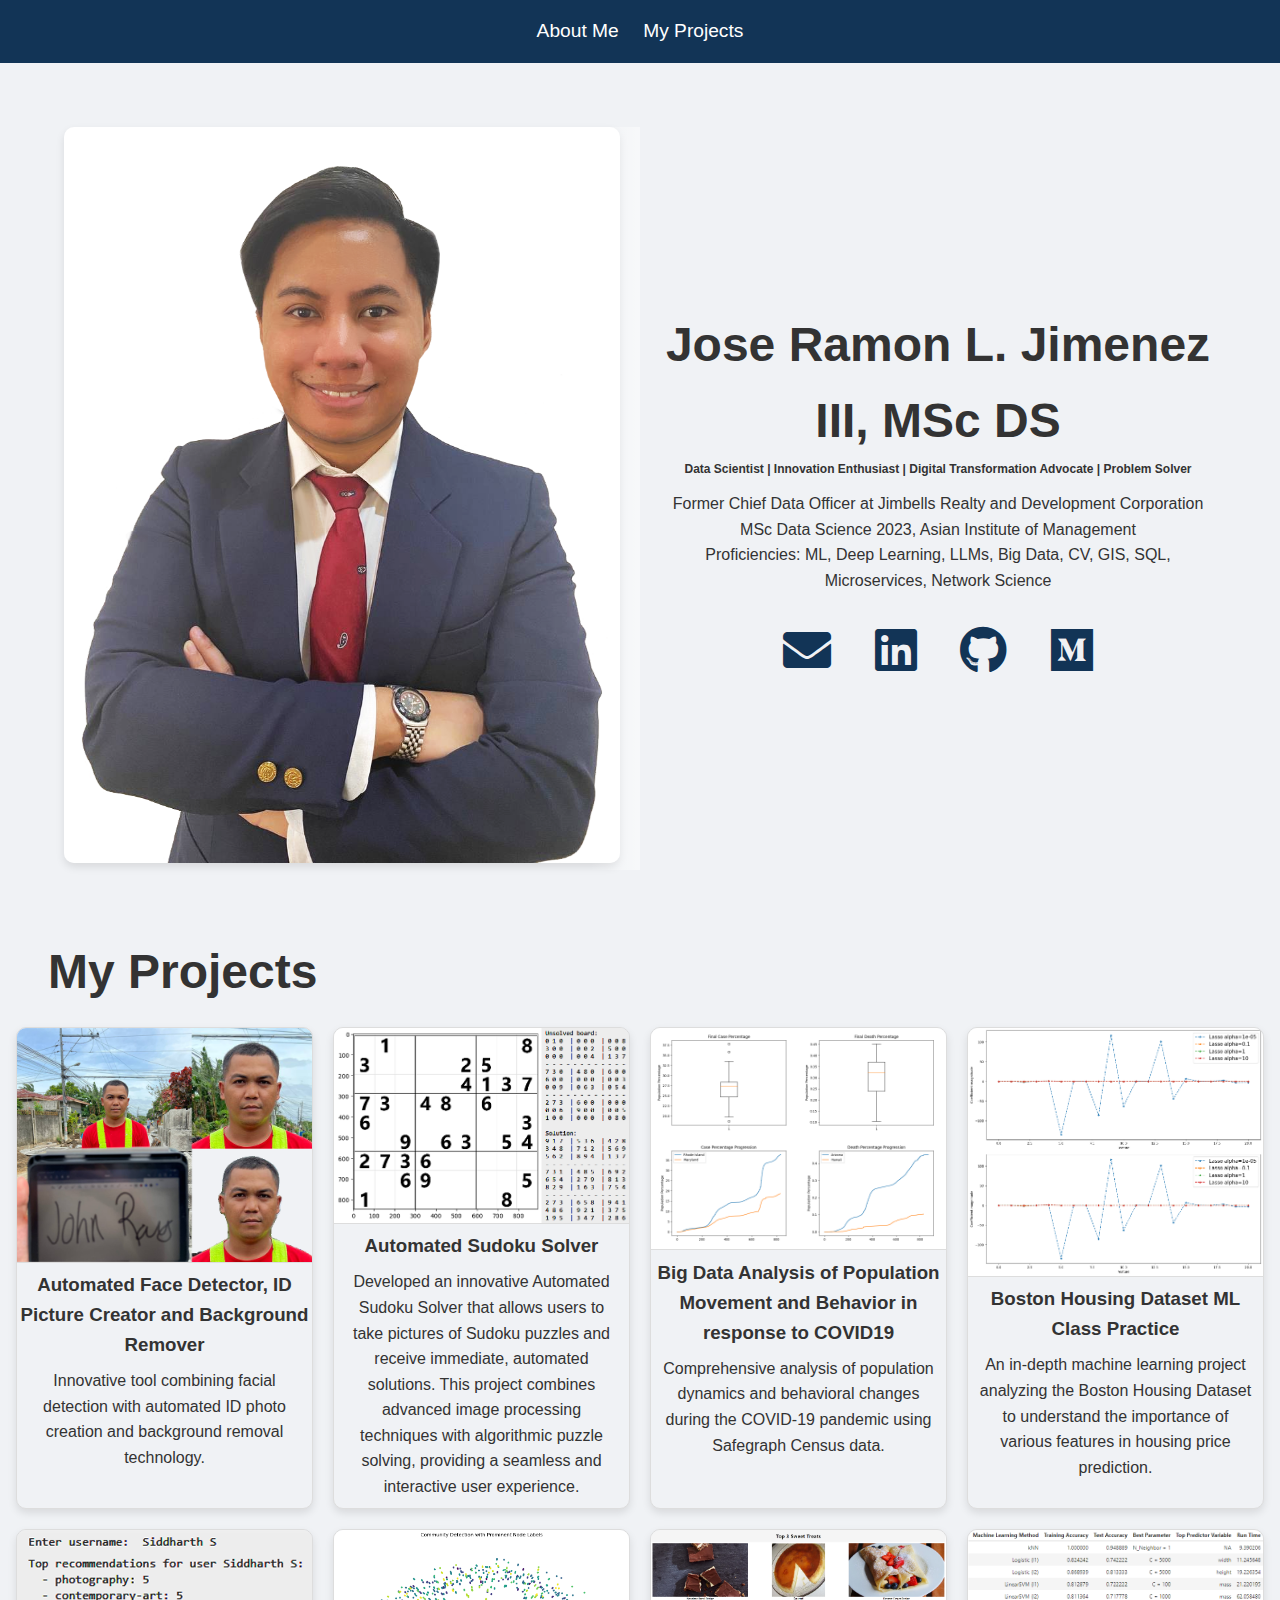
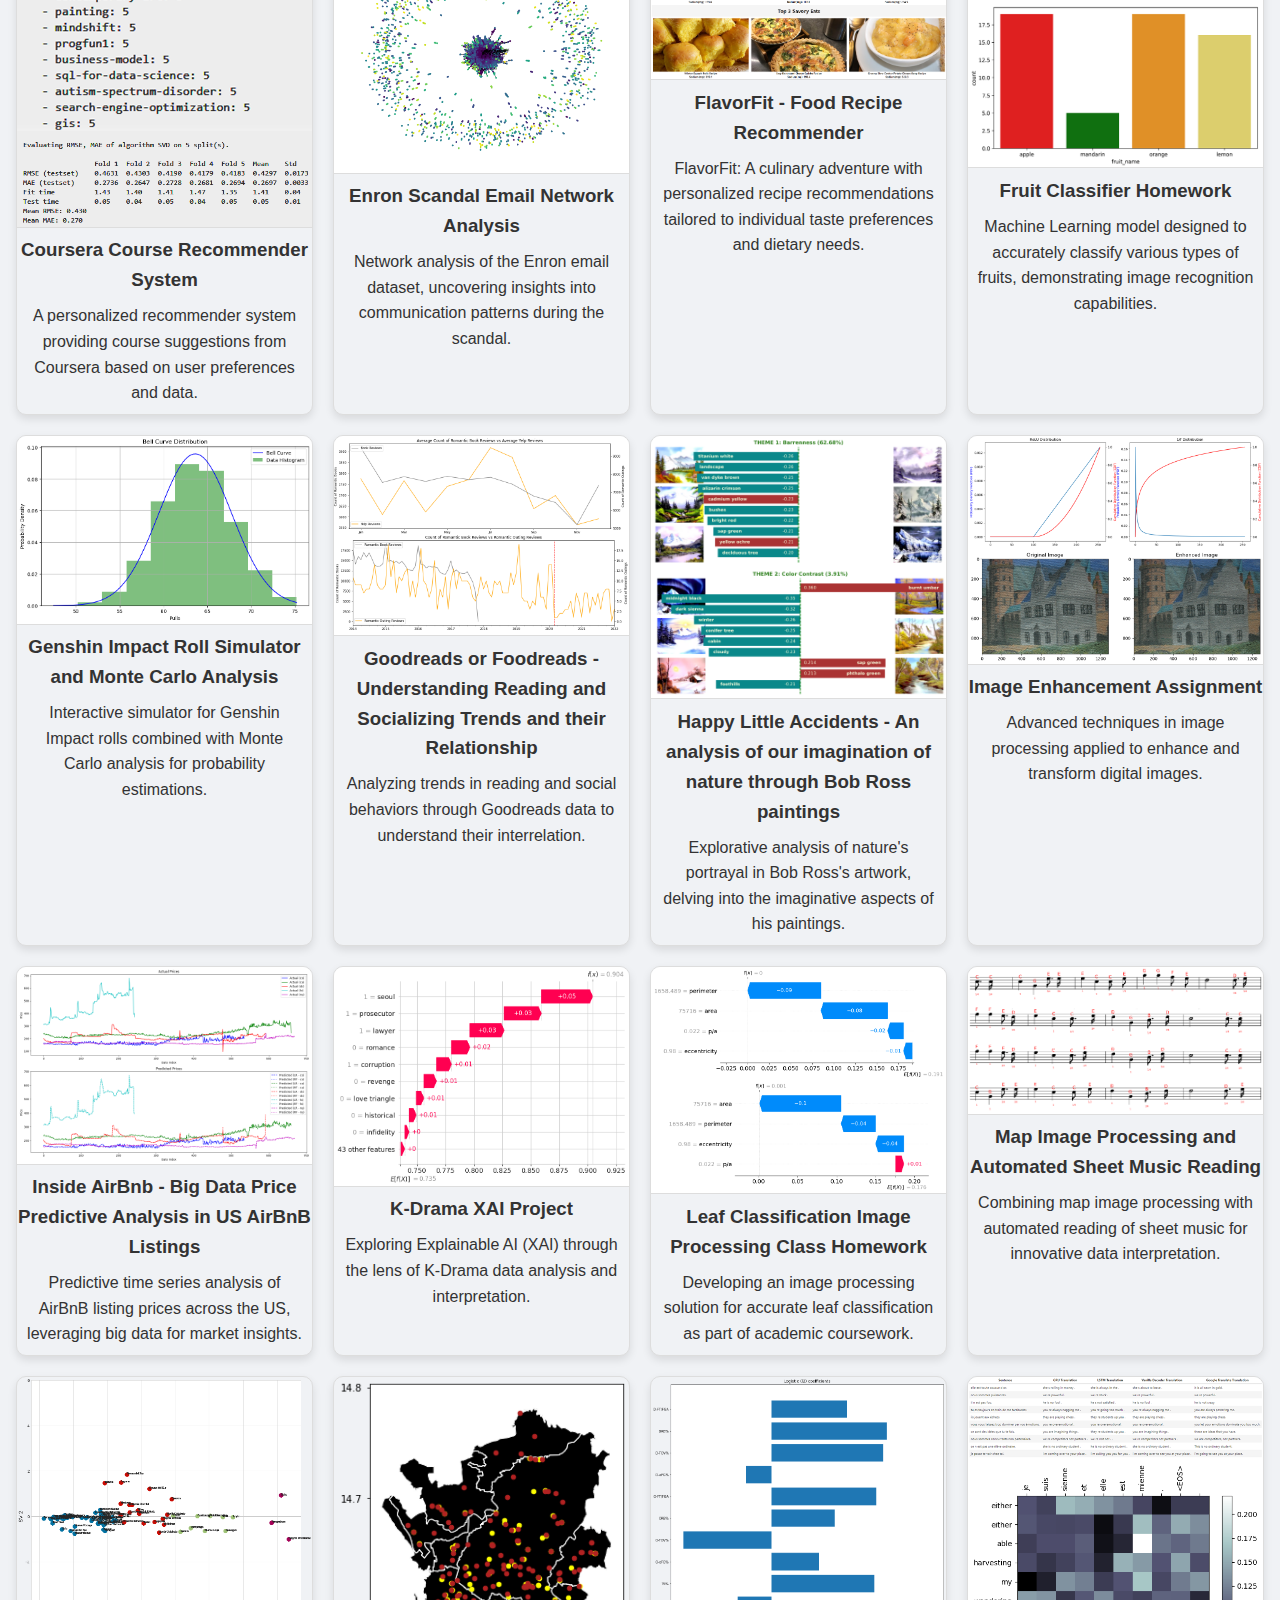
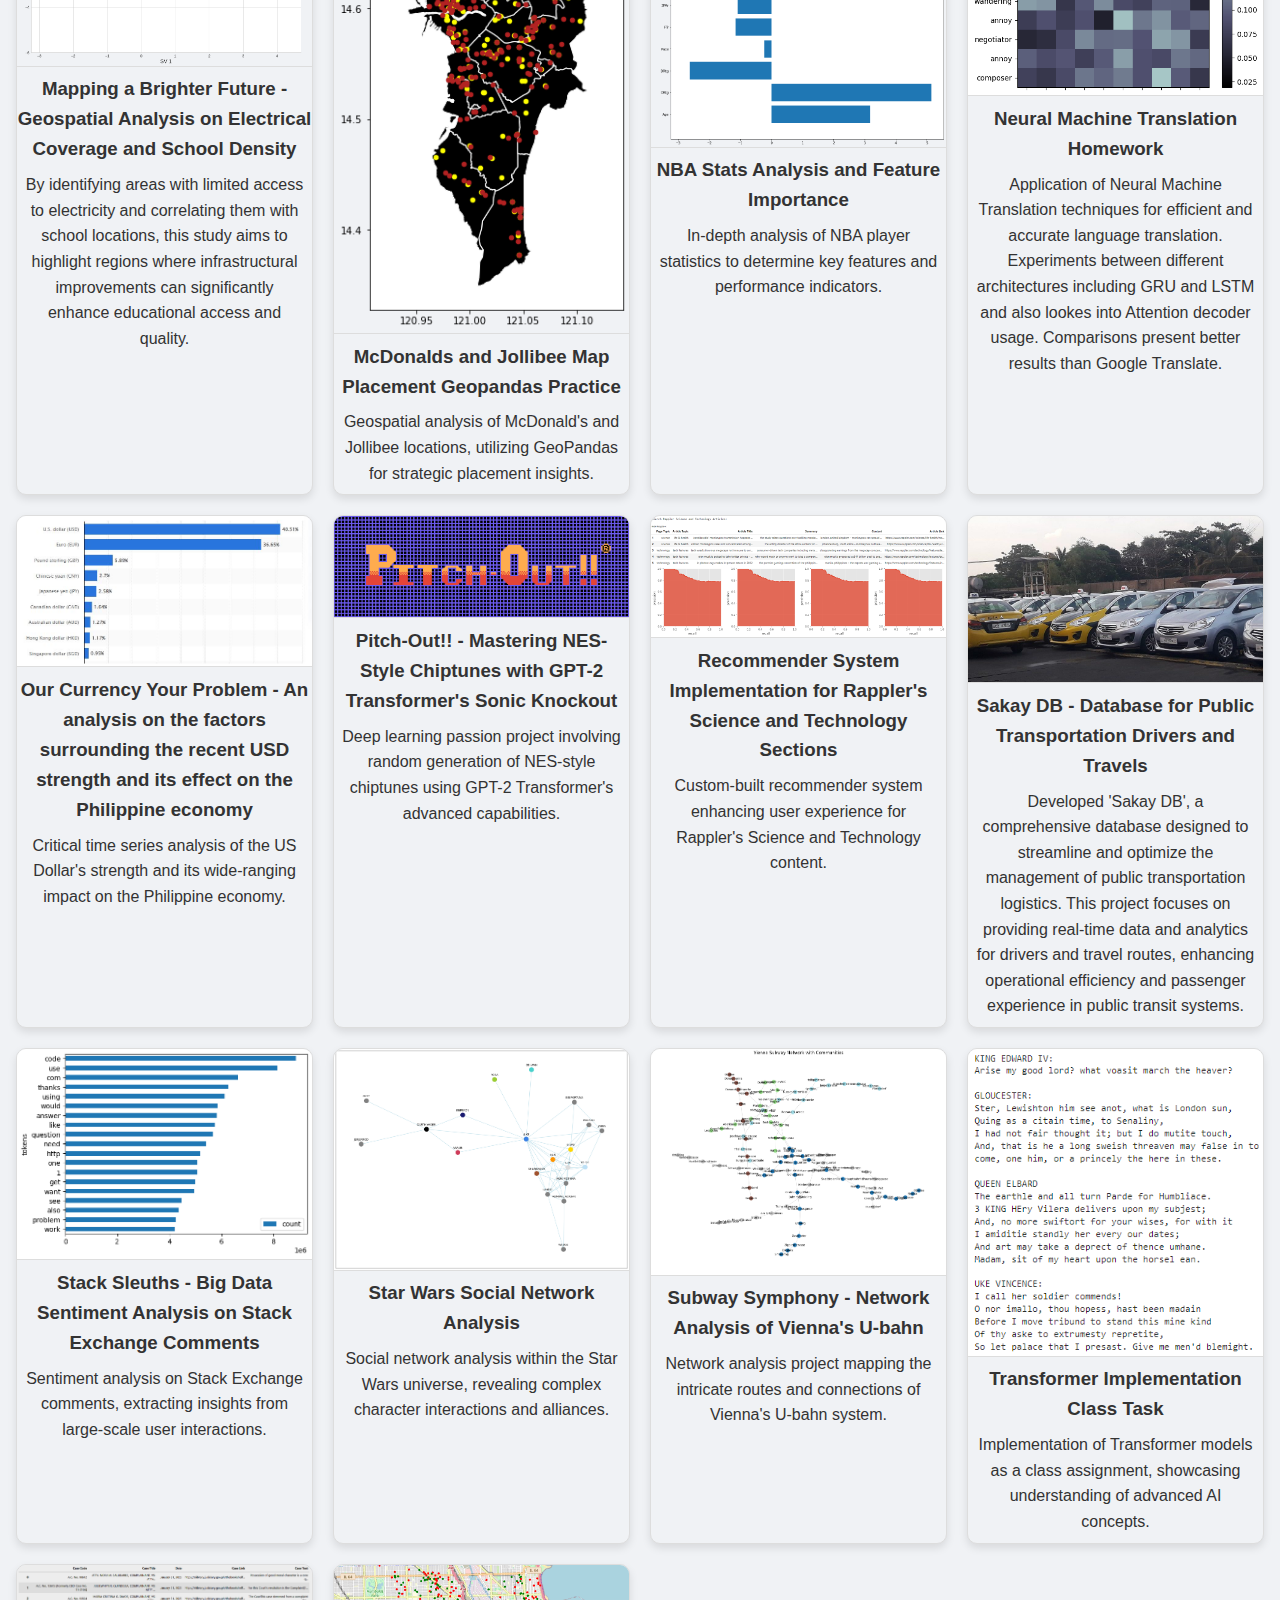
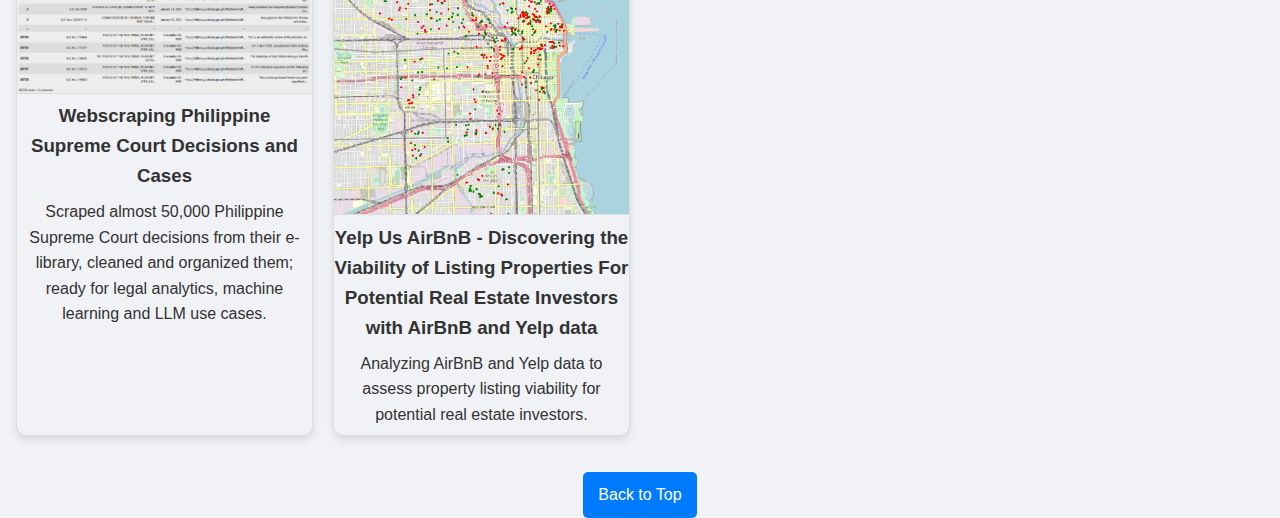
<file: index.html>
<!DOCTYPE html>
<html lang="en">
<head>
    <meta charset="UTF-8">
    <meta name="viewport" content="width=device-width, initial-scale=1.0">
    <title>Jose Ramon L. Jimenez III - Data Science Portfolio</title>
    <link rel="stylesheet" href="style.css">
    <link rel="stylesheet" href="https://cdnjs.cloudflare.com/ajax/libs/font-awesome/5.15.3/css/all.min.css">
</head>
<body>
    <a id="top"></a>
    <nav>
        <ul>
            <li><a href="#about">About Me</a></li>
            <li><a href="#projects">My Projects</a></li>
        </ul>
    </nav>
    <section id="about">
        <div class="about-container">
            <div class="profile-pic-container">
                <img src="zzwebsite_photos/My Corporate Photo White Background.png" alt="Jiggy Jimenez" class="profile-pic">	
            </div>
            <div class="about-text">
                <h1>Jose Ramon L. Jimenez III, MSc DS</h1>
                <h2>Data Scientist | Innovation Enthusiast | Digital Transformation Advocate | Problem Solver</h2>
                <p>Former Chief Data Officer at Jimbells Realty and Development Corporation</p>
                <p>MSc Data Science 2023, Asian Institute of Management</p>
                <p>Proficiencies: ML, Deep Learning, LLMs, Big Data, CV, GIS, SQL, Microservices, Network Science</p>
                <div class="contact-info">
                    <a href="mailto:jrljimenez3@gmail.com"><i class="fas fa-envelope"></i></a>
                    <a href="https://www.linkedin.com/in/jose-ramon-jimenez-iii/" target="_blank"><i class="fab fa-linkedin"></i></a>
                    <a href="https://github.com/JiggyJimenez/" target="_blank"><i class="fab fa-github"></i></a>
                    <a href="https://medium.com/@jrljimenez3" target="_blank"><i class="fab fa-medium"></i></a>
                </div>
            </div>
        </div>
    </section>

<!-- ... (previous HTML content) ... -->

<section id="projects">
    <h4>My Projects</h4>
    <div class="projects-grid">
        <!-- Project 1 -->
        <div class="project">
            <img src="zzwebsite_photos/path_to_project1_image.png" alt="Automated Face Detector">
            <h3>Automated Face Detector, ID Picture Creator and Background Remover</h3>
            <p>Innovative tool combining facial detection with automated ID photo creation and background removal technology.</p>
        </div>
<!-- Automated Sudoku Solver -->
<div class="project">
    <img src="zzwebsite_photos/path_to_sudoku_solver_image.png" alt="Automated Sudoku Solver">
    <h3>Automated Sudoku Solver</h3>
    <p>Developed an innovative Automated Sudoku Solver that allows users to take pictures of Sudoku puzzles and receive immediate, automated solutions. This project combines advanced image processing techniques with algorithmic puzzle solving, providing a seamless and interactive user experience.</p>
</div>
        <!-- Project 2 -->
        <div class="project">
            <img src="zzwebsite_photos/path_to_project2_image.png" alt="Big Data Analysis COVID19">
            <h3>Big Data Analysis of Population Movement and Behavior in response to COVID19</h3>
            <p>Comprehensive analysis of population dynamics and behavioral changes during the COVID-19 pandemic using Safegraph Census data.</p>
        </div>
<!-- Boston Housing Dataset ML Class Practice -->
<div class="project">
    <img src="zzwebsite_photos/path_to_boston_housing_image.png" alt="Boston Housing Dataset Analysis">
    <h3>Boston Housing Dataset ML Class Practice</h3>
    <p>An in-depth machine learning project analyzing the Boston Housing Dataset to understand the importance of various features in housing price prediction.</p>
</div>
        <!-- Project 3 -->
        <div class="project">
            <img src="zzwebsite_photos/path_to_project3_image.png" alt="Coursera Course Recommender System">
            <h3>Coursera Course Recommender System</h3>
            <p>A personalized recommender system providing course suggestions from Coursera based on user preferences and data.</p>
</div>
<!-- Project 4 -->
<div class="project">
    <img src="zzwebsite_photos/path_to_project4_image.png" alt="Enron Scandal Email Network Analysis">
    <h3>Enron Scandal Email Network Analysis</h3>
    <p>Network analysis of the Enron email dataset, uncovering insights into communication patterns during the scandal.</p>
</div>
<!-- Project 5 -->
<div class="project">
    <img src="zzwebsite_photos/path_to_project5_image.png" alt="FlavorFit - Food Recipe Recommender">
    <h3>FlavorFit - Food Recipe Recommender</h3>
    <p>FlavorFit: A culinary adventure with personalized recipe recommendations tailored to individual taste preferences and dietary needs.</p>
</div>
<!-- Project 6 -->
<div class="project">
    <img src="zzwebsite_photos/path_to_project6_image.png" alt="Fruit Classifier Homework">
    <h3>Fruit Classifier Homework</h3>
    <p>Machine Learning model designed to accurately classify various types of fruits, demonstrating image recognition capabilities.</p>
</div>
<!-- Project 7 -->
<div class="project">
    <img src="zzwebsite_photos/path_to_project7_image.png" alt="Genshin Impact Roll Simulator">
    <h3>Genshin Impact Roll Simulator and Monte Carlo Analysis</h3>
    <p>Interactive simulator for Genshin Impact rolls combined with Monte Carlo analysis for probability estimations.</p>
</div>
<!-- Project 8 -->
<div class="project">
    <img src="zzwebsite_photos/path_to_project8_image.png" alt="Goodreads or Foodreads">
    <h3>Goodreads or Foodreads - Understanding Reading and Socializing Trends and their Relationship</h3>
    <p>Analyzing trends in reading and social behaviors through Goodreads data to understand their interrelation.</p>
</div>
<!-- Project 9 -->
<div class="project">
    <img src="zzwebsite_photos/path_to_project9_image.png" alt="Happy Little Accidents">
    <h3>Happy Little Accidents - An analysis of our imagination of nature through Bob Ross paintings</h3>
    <p>Explorative analysis of nature's portrayal in Bob Ross's artwork, delving into the imaginative aspects of his paintings.</p>
</div>
<!-- Project 10 -->
<div class="project">
    <img src="zzwebsite_photos/path_to_project10_image.png" alt="Image Enhancement Assignment">
    <h3>Image Enhancement Assignment</h3>
    <p>Advanced techniques in image processing applied to enhance and transform digital images.</p>
</div>
<!-- Project 11 -->
<div class="project">
    <img src="zzwebsite_photos/path_to_project11_image.png" alt="Inside AirBnb">
    <h3>Inside AirBnb - Big Data Price Predictive Analysis in US AirBnB Listings</h3>
    <p>Predictive time series analysis of AirBnB listing prices across the US, leveraging big data for market insights.</p>
</div>
<!-- Project 12 -->
<div class="project">
    <img src="zzwebsite_photos/path_to_project12_image.png" alt="K-Drama XAI Project">
    <h3>K-Drama XAI Project</h3>
    <p>Exploring Explainable AI (XAI) through the lens of K-Drama data analysis and interpretation.</p>
</div>
<!-- Project 13 -->
<div class="project">
    <img src="zzwebsite_photos/path_to_project13_image.png" alt="Leaf Classification">
    <h3>Leaf Classification Image Processing Class Homework</h3>
    <p>Developing an image processing solution for accurate leaf classification as part of academic coursework.</p>
</div>
<!-- Project 14 -->
<div class="project">
    <img src="zzwebsite_photos/path_to_project14_image.png" alt="Map Image Processing">
    <h3>Map Image Processing and Automated Sheet Music Reading</h3>
    <p>Combining map image processing with automated reading of sheet music for innovative data interpretation.</p>
</div>
<!-- Project 27 -->
<div class="project">
    <img src="zzwebsite_photos/path_to_project27_image.png" alt="Mapping a Brighter Future">
    <h3>Mapping a Brighter Future - Geospatial Analysis on Electrical Coverage and School Density</h3>
    <p>By identifying areas with limited access to electricity and correlating them with school locations, this study aims to highlight regions where infrastructural improvements can significantly enhance educational access and quality.</p>
</div>
<!-- Project 15 -->
<div class="project">
    <img src="zzwebsite_photos/path_to_project15_image.png" alt="McDonalds and Jollibee Geopandas">
    <h3>McDonalds and Jollibee Map Placement Geopandas Practice</h3>
    <p>Geospatial analysis of McDonald's and Jollibee locations, utilizing GeoPandas for strategic placement insights.</p>
</div>
<!-- Project 16 -->
<div class="project">
    <img src="zzwebsite_photos/path_to_project16_image.png" alt="NBA Stats Analysis">
    <h3>NBA Stats Analysis and Feature Importance</h3>
    <p>In-depth analysis of NBA player statistics to determine key features and performance indicators.</p>
</div>
<!-- Project 17 -->
<div class="project">
    <img src="zzwebsite_photos/path_to_project17_image.png" alt="Neural Machine Translation">
    <h3>Neural Machine Translation Homework</h3>
    <p>Application of Neural Machine Translation techniques for efficient and accurate language translation. Experiments between different architectures including GRU and LSTM and also lookes into Attention decoder usage. Comparisons present better results than Google Translate.</p>
</div>
<!-- Project 18 -->
<div class="project">
    <img src="zzwebsite_photos/path_to_project18_image.png" alt="Our Currency Your Problem">
    <h3>Our Currency Your Problem - An analysis on the factors surrounding the recent USD strength and its effect on the Philippine economy</h3>
    <p>Critical time series analysis of the US Dollar's strength and its wide-ranging impact on the Philippine economy.</p>
</div>
<!-- Project 19 -->
<div class="project">
    <img src="zzwebsite_photos/path_to_project19_image.png" alt="Pitch-Out!!">
    <h3>Pitch-Out!! - Mastering NES-Style Chiptunes with GPT-2 Transformer's Sonic Knockout</h3>
    <p>Deep learning passion project involving random generation of NES-style chiptunes using GPT-2 Transformer's advanced capabilities.</p>
</div>
<!-- Project 20 -->
<div class="project">
    <img src="zzwebsite_photos/path_to_project20_image.png" alt="Rappler's Recommender System">
    <h3>Recommender System Implementation for Rappler's Science and Technology Sections</h3>
    <p>Custom-built recommender system enhancing user experience for Rappler's Science and Technology content.</p>
</div>
<!-- Sakay DB -->
<div class="project">
    <img src="zzwebsite_photos/path_to_project29_image.png" alt="Sakay DB">
    <h3>Sakay DB - Database for Public Transportation Drivers and Travels</h3>
    <p>Developed 'Sakay DB', a comprehensive database designed to streamline and optimize the management of public transportation logistics. This project focuses on providing real-time data and analytics for drivers and travel routes, enhancing operational efficiency and passenger experience in public transit systems.</p>
</div>
<!-- Project 21 -->
<div class="project">
    <img src="zzwebsite_photos/path_to_project21_image.png" alt="Stack Sleuths">
    <h3>Stack Sleuths - Big Data Sentiment Analysis on Stack Exchange Comments</h3>
    <p>Sentiment analysis on Stack Exchange comments, extracting insights from large-scale user interactions.</p>
</div>
<!-- Project 22 -->
<div class="project">
    <img src="zzwebsite_photos/path_to_project22_image.png" alt="Star Wars Social Network Analysis">
    <h3>Star Wars Social Network Analysis</h3>
    <p>Social network analysis within the Star Wars universe, revealing complex character interactions and alliances.</p>
</div>
<!-- Project 23 -->
<div class="project">
    <img src="zzwebsite_photos/path_to_project23_image.png" alt="Subway Symphony">
    <h3>Subway Symphony - Network Analysis of Vienna's U-bahn</h3>
    <p>Network analysis project mapping the intricate routes and connections of Vienna's U-bahn system.</p>
</div>
<!-- Project 24 -->
<div class="project">
    <img src="zzwebsite_photos/path_to_project24_image.png" alt="Transformer Implementation">
    <h3>Transformer Implementation Class Task</h3>
    <p>Implementation of Transformer models as a class assignment, showcasing understanding of advanced AI concepts.</p>
</div>
<!-- Project 26 -->
<div class="project">
    <img src="zzwebsite_photos/path_to_project26_image.png" alt="Supreme Court Decisions Webscraping">
    <h3>Webscraping Philippine Supreme Court Decisions and Cases</h3>
    <p>Scraped almost 50,000 Philippine Supreme Court decisions from their e-library, cleaned and organized them; ready for legal analytics, machine learning and LLM use cases.</p>
</div>
<!-- Project 25 -->
<div class="project">
    <img src="zzwebsite_photos/path_to_project25_image.png" alt="Yelp Us AirBnB">
    <h3>Yelp Us AirBnB - Discovering the Viability of Listing Properties For Potential Real Estate Investors with AirBnB and Yelp data</h3>
    <p>Analyzing AirBnB and Yelp data to assess property listing viability for potential real estate investors.</p>
</div>
</section>
    <footer>
        <a href="#top" class="back-to-top">Back to Top</a>
    </footer>
    <script>
        window.addEventListener('scroll', () => {
            document.querySelectorAll('.about-container, .projects-grid').forEach((element) => {
                const elementPosition = element.getBoundingClientRect().top;
                const windowHeight = window.innerHeight;

                if (elementPosition < windowHeight - 100) {
                    element.style.animationPlayState = 'running';
                } else {
                    element.style.animationPlayState = 'paused';
                }
            });
        });
    </script>
</body>
</html>
</file>
<file: style.css>
/* Basic Reset */
* {
    margin: 0;
    padding: 0;
    box-sizing: border-box;
}

body {
    font-family: 'Segoe UI', Tahoma, Geneva, Verdana, sans-serif;
    background-color: #f0f2f5;
    color: #333;
    line-height: 1.6;
}

nav {
    background-color: #123456;
    color: white;
    padding: 1rem;
    text-align: center;
}

nav ul {
    list-style: none;
    padding: 0;
}

nav ul li {
    display: inline;
    margin: 0 10px;
}

nav a {
    color: white;
    text-decoration: none;
    font-size: 1.2em;
}

#about {
    text-align: center;
    padding: 2rem;
    animation: fadeIn 2s ease;
}

/* Basic Reset and Body Styling */
/* ... (same as before) ... */

img {
    max-width: 100%;
    height: auto;
}

@media screen and (orientation: portrait) {
    /* Adjust styles for portrait mode */
    .profile-pic {
        width: 80%; /* Adjust the width of your profile picture */
    }
    .about-text, .project {
        padding: 10px; /* Add some padding for text and project containers */
    }
    /* Other adjustments as needed */
}

@media screen and (max-width: 600px) {
    h1, h2, h3 {
        font-size: smaller; /* Adjust the font size */
    }
    /* Other font size adjustments */
}

@media screen and (max-width: 600px) {
    .profile-pic {
        width: 100%; /* Make the image take full width */
    }
    /* Adjust other images if necessary */
}

@media screen and (max-width: 600px) {
    /* Styles for screens smaller than 600px */
    .profile-pic {
        width: 50%; /* Example: making the profile picture larger on small screens */
    }
    /* Add more styles as needed */
}

.about-container {
    display: flex;
    align-items: center;
    justify-content: center;
    padding: 2rem;
    animation: slideInFromLeft 1s ease-out;
}

.profile-pic-container {
    flex: 1;
    position: relative;
    padding-right: 20px; /* Space between image and text */
}

.profile-pic {
    width: 100%;
    border-radius: 10px;
    box-shadow: 0 4px 8px rgba(0,0,0,0.1);
    animation: fadeIn 2s ease-in-out;
}

.profile-pic-container::after {
    content: '';
    position: absolute;
    top: 0;
    right: 0;
    bottom: 0;
    width: 50px; /* Width of the translucent edge */
    background: linear-gradient(to left, rgba(255,255,255,0.5), transparent);
}

.about-text {
    flex: 1;
    padding-left: 20px; /* Space between image and text */
    animation: slideInFromRight 1s ease-out;
}

.contact-info {
    text-align: center;
    font-size: 3em; /* Larger icons */
    margin-top: 20px;
    animation: popIn 1s ease-in-out;
}

.contact-info a {
    margin: 0 15px;
    color: #123456;
    transition: color 0.3s ease;
}

.contact-info a:hover {
    color: #ff6600;
}

/* Animations */
@keyframes fadeIn {
    from { opacity: 0; }
    to { opacity: 1; }
}

@keyframes slideInFromLeft {
    0% {
        transform: translateX(-100%);
        opacity: 0;
    }
    100% {
        transform: translateX(0);
        opacity: 1;
    }
}

@keyframes slideInFromRight {
    0% {
        transform: translateX(100%);
        opacity: 0;
    }
    100% {
        transform: translateX(0);
        opacity: 1;
    }
}

@keyframes popIn {
    0% {
        transform: scale(0.5);
        opacity: 0;
    }
    60% {
        transform: scale(1.2);
    }
    100% {
        transform: scale(1);
        opacity: 1;
    }
}

h1 {
    font-size: 3em; /* Adjust the size as needed */
    margin-bottom: 0em; /* Adds some space above the paragraph */
}

h2	 {
    font-size: 0.75em; /* Smaller font size for the paragraph */
    margin-bottom: 1em; /* Adds some space above the paragraph */
}

.project h3 {
    text-align: center;
    /* other styles for h3 can go here */
}

h4 {
    font-size: 3em; /* Adjust the size as needed */
    margin-left: 1em; /* Adds some space above the paragraph */
}

.projects-grid {
    display: grid;
    grid-template-columns: repeat(auto-fill, minmax(250px, 1fr));
    gap: 20px;
    padding: 1em;
    animation: fadeIn 2s ease-in-out;
}

.project {
    background-color: #f0f2f5;
    border: 1px solid #ddd;
    border-radius: 10px;
    overflow: hidden;
    box-shadow: 0 4px 8px rgba(0,0,0,0.1);
    transition: transform 0.3s ease-in-out;
}

.project img {
    width: 100%;
    height: auto;
    border-bottom: 1px solid #ddd;
}

.project p {
    padding: 0.5em;
    text-align: center;
}

.project:hover {
    transform: translateY(-5px);
}

footer {
    text-align: center;
    /* Other styling for the footer */
}

.back-to-top {
    display: inline-block;
    margin-top: 20px; /* Adjust as needed */
    padding: 10px 15px;
    background-color: #007bff;
    color: white;
    border-radius: 5px;
    text-decoration: none;
    /* Additional styling as needed */
}


html {
    scroll-behavior: smooth;
}
	

/* Nav and Other Styles */
/* ... (same as before) ... */
=======
/* Basic Reset */
* {
    margin: 0;
    padding: 0;
    box-sizing: border-box;
}

body {
    font-family: 'Segoe UI', Tahoma, Geneva, Verdana, sans-serif;
    background-color: #f0f2f5;
    color: #333;
    line-height: 1.6;
}

nav {
    background-color: #123456;
    color: white;
    padding: 1rem;
    text-align: center;
}

nav ul {
    list-style: none;
    padding: 0;
}

nav ul li {
    display: inline;
    margin: 0 10px;
}

nav a {
    color: white;
    text-decoration: none;
    font-size: 1.2em;
}

#about {
    text-align: center;
    padding: 2rem;
    animation: fadeIn 2s ease;
}

/* Basic Reset and Body Styling */
/* ... (same as before) ... */

.about-container {
    display: flex;
    align-items: center;
    justify-content: center;
    padding: 2rem;
    animation: slideInFromLeft 1s ease-out;
}

.profile-pic-container {
    flex: 1;
    position: relative;
    padding-right: 20px; /* Space between image and text */
}

.profile-pic {
    width: 100%;
    border-radius: 10px;
    box-shadow: 0 4px 8px rgba(0,0,0,0.1);
    animation: fadeIn 2s ease-in-out;
}

.profile-pic-container::after {
    content: '';
    position: absolute;
    top: 0;
    right: 0;
    bottom: 0;
    width: 50px; /* Width of the translucent edge */
    background: linear-gradient(to left, rgba(255,255,255,0.5), transparent);
}

.about-text {
    flex: 1;
    padding-left: 20px; /* Space between image and text */
    animation: slideInFromRight 1s ease-out;
}

.contact-info {
    text-align: center;
    font-size: 3em; /* Larger icons */
    margin-top: 20px;
    animation: popIn 1s ease-in-out;
}

.contact-info a {
    margin: 0 15px;
    color: #123456;
    transition: color 0.3s ease;
}

.contact-info a:hover {
    color: #ff6600;
}

/* Animations */
@keyframes fadeIn {
    from { opacity: 0; }
    to { opacity: 1; }
}

@keyframes slideInFromLeft {
    0% {
        transform: translateX(-100%);
        opacity: 0;
    }
    100% {
        transform: translateX(0);
        opacity: 1;
    }
}

@keyframes slideInFromRight {
    0% {
        transform: translateX(100%);
        opacity: 0;
    }
    100% {
        transform: translateX(0);
        opacity: 1;
    }
}

@keyframes popIn {
    0% {
        transform: scale(0.5);
        opacity: 0;
    }
    60% {
        transform: scale(1.2);
    }
    100% {
        transform: scale(1);
        opacity: 1;
    }
}

h1 {
    font-size: 3em; /* Adjust the size as needed */
    margin-bottom: 0em; /* Adds some space above the paragraph */
}

h2	 {
    font-size: 0.75em; /* Smaller font size for the paragraph */
    margin-bottom: 1em; /* Adds some space above the paragraph */
}

.project h3 {
    text-align: center;
    /* other styles for h3 can go here */
}

h4 {
    font-size: 3em; /* Adjust the size as needed */
    margin-left: 1em; /* Adds some space above the paragraph */
}

.projects-grid {
    display: grid;
    grid-template-columns: repeat(auto-fill, minmax(250px, 1fr));
    gap: 20px;
    padding: 1em;
    animation: fadeIn 2s ease-in-out;
}

.project {
    background-color: #f0f2f5;
    border: 1px solid #ddd;
    border-radius: 10px;
    overflow: hidden;
    box-shadow: 0 4px 8px rgba(0,0,0,0.1);
    transition: transform 0.3s ease-in-out;
}

.project img {
    width: 100%;
    height: auto;
    border-bottom: 1px solid #ddd;
}

.project p {
    padding: 0.5em;
    text-align: center;
}

.project:hover {
    transform: translateY(-5px);
}

footer {
    text-align: center;
    /* Other styling for the footer */
}

.back-to-top {
    display: inline-block;
    margin-top: 20px; /* Adjust as needed */
    padding: 10px 15px;
    background-color: #007bff;
    color: white;
    border-radius: 5px;
    text-decoration: none;
    /* Additional styling as needed */
}


html {
    scroll-behavior: smooth;
}
	

/* Nav and Other Styles */
/* ... (same as before) ... */
>>>>>>> 3ec53d8a9d557fe1f7b24b124ff7a012259be4f4
</file>
